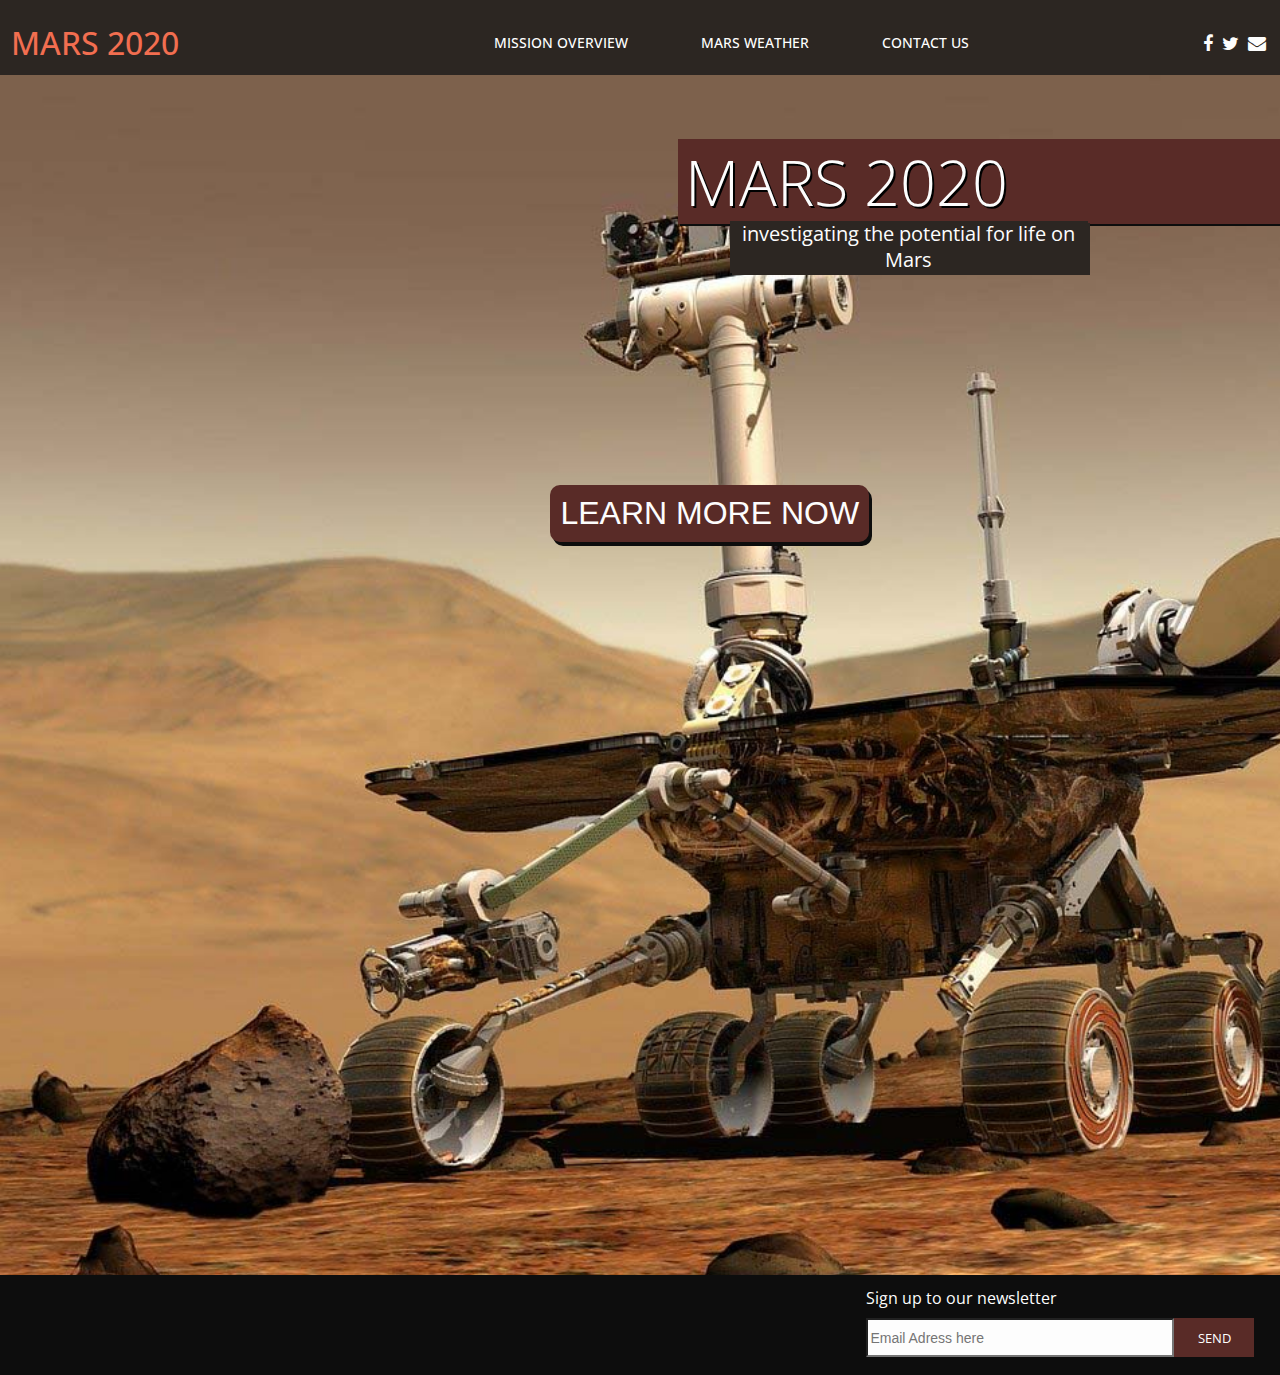
<file: index.html>
<!DOCTYPE html>
<html lang="en" dir="ltr">
  <head>
    <meta charset="utf-8">
    <meta name="viewport" content="width=device-width, initial-scale=1.0">
    <title>Mars 2020</title>
    <meta name="description" content="A microsite providing all relevant information about Nasa's upcoming Mars 2020 mission.">
    <link rel="stylesheet" href="https://cdnjs.cloudflare.com/ajax/libs/font-awesome/4.7.0/css/font-awesome.min.css">
    <link href="https://fonts.googleapis.com/css?family=Open+Sans&display=swap" rel="stylesheet">
    <link href="https://fonts.googleapis.com/css?family=Roboto&display=swap" rel="stylesheet">
    <link rel="stylesheet" href="/css/style.css">
  </head>
  <body>
    <div id="container">
      <header>
        <h1><a id="logoLink" href="index.html">MARS 2020</a></h1>
        <nav>
          <ul>
            <li class="dropdown">
              <a href="javascript:void(0)" class="dropbtn"><a href="overview.html">Mission Overview</a></a>
              <div class="dropdown-content">
                <a href="timeline.html">Mission Timeline</a>
              </div>
            </li>
            <li><a href="weather.html">Mars Weather</a></li>
            <li><a href="contact.html">Contact Us</a></li>
          </ul>
        </nav>
        <button aria-label="menu" class="burger">
          <i class="fa fa-bars"></i>
        </button>
        <div class="social">
          <a href="#" class="fa fa-facebook"></a>
          <a href="#" class="fa fa-twitter"></a>
          <a href="#" class="fa fa-envelope"></a>
        </div>
      </header>
      <main class="main">
        <h2 id="welcomeText">MARS 2020</h2>
        <p class="subText">investigating the potential for life on Mars</p>
        <button id="callToAction" type="button" name="button"><a href="overview.html">LEARN MORE NOW</a></button>
      </main>
      <div id="newMain"></div>
      <footer id="footer">
        <div class="socialMobile">
          <a href="#" class="fa fa-facebook"></a>
          <a href="#" class="fa fa-twitter"></a>
          <a href="#" class="fa fa-envelope"></a>
        </div>
        <div class="desktopFooter">
          <p class="newsletterP">Sign up to our newsletter</p>
          <label for="Email"></label>
            <input id="Email"type="text" name="email" placeholder="Email Adress here"><input type="button" value="SEND">
          </label>
        </div>
      </footer>
    </div>
    <script src="/js/script.js"></script>
  </body>
</html>
</file>
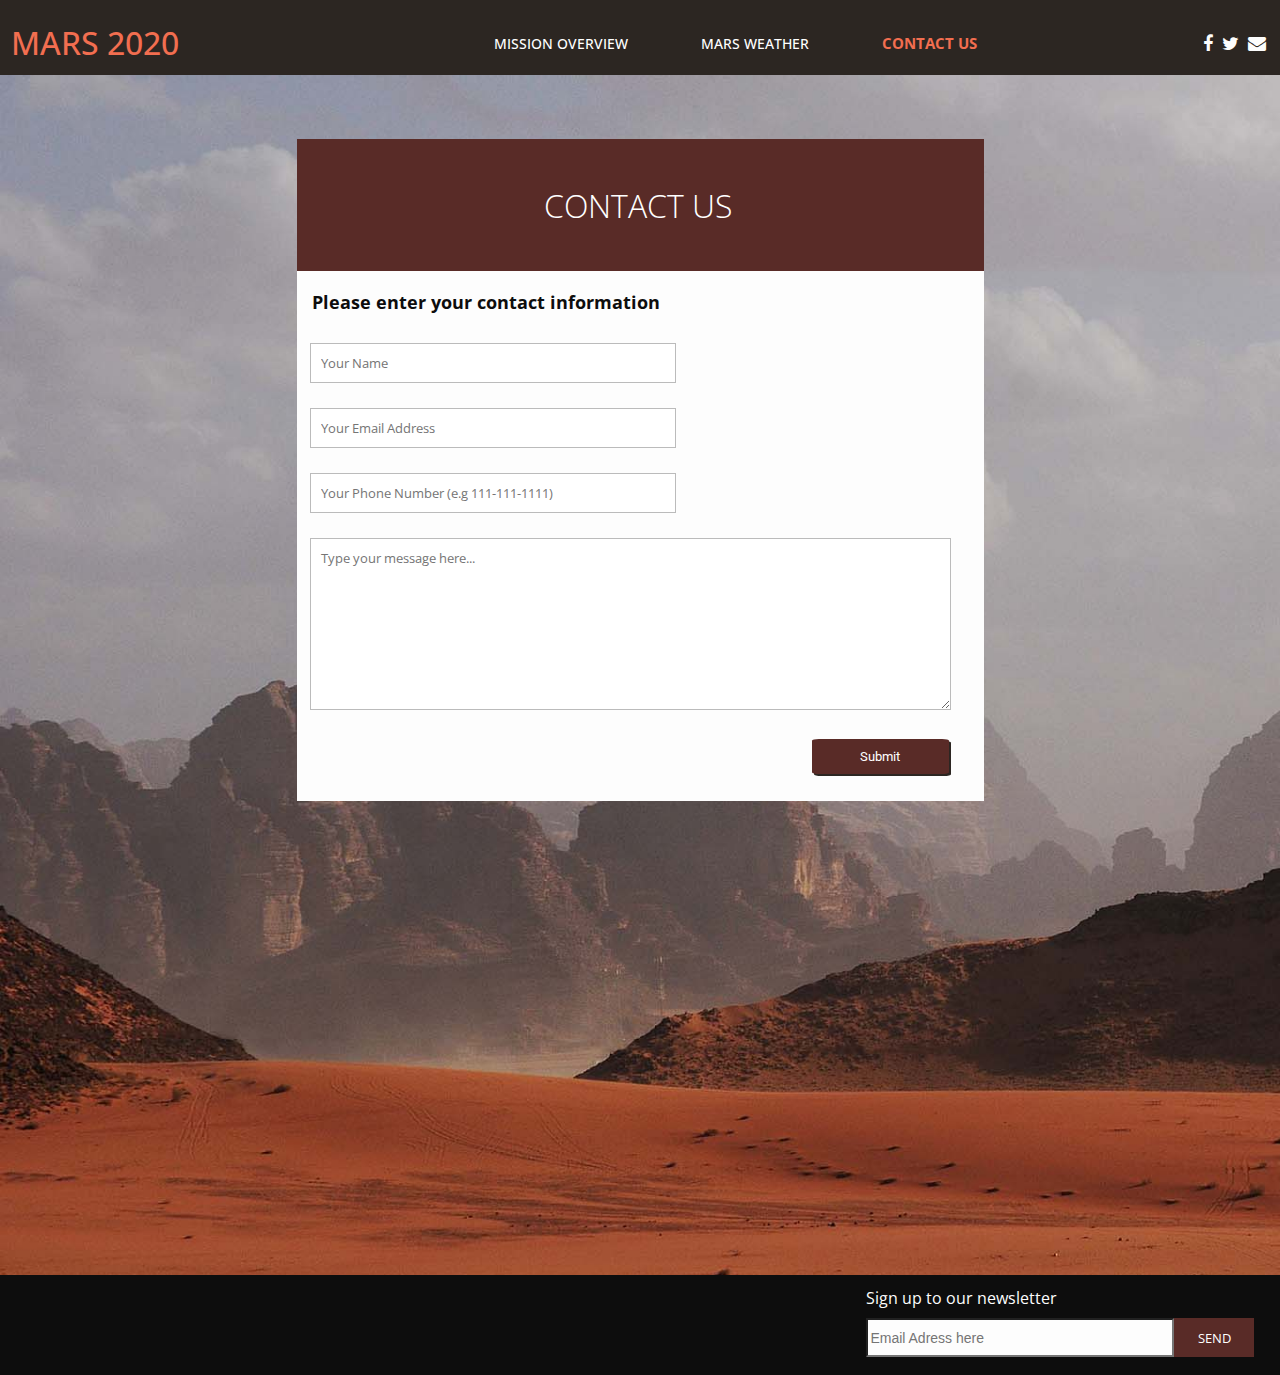
<file: contact.html>
<!DOCTYPE html>
<html class="navigationHTML" id="contactHTML" lang="en" dir="ltr">
  <head>
    <meta charset="utf-8">
    <meta name="viewport" content="width=device-width, initial-scale=1.0">
    <title>Mars 2020 | Contact Us</title>
    <meta name="description" content="Contact form for contacting us with questions regarding the Mars 2020 mission">
    <link rel="stylesheet" href="https://cdnjs.cloudflare.com/ajax/libs/font-awesome/4.7.0/css/font-awesome.min.css">
    <link href="https://fonts.googleapis.com/css?family=Open+Sans&display=swap" rel="stylesheet">
    <link href="https://fonts.googleapis.com/css?family=Roboto&display=swap" rel="stylesheet">
    <link rel="stylesheet" href="css/style.css">
  </head>
  <body>
    <div id="container">
      <header>
        <h1><a id="logoLink" href="index.html">MARS 2020</a></h1>
        <nav>
          <ul>
            <li class="dropdown">
              <a href="javascript:void(0)" class="dropbtn"><a href="overview.html">Mission Overview</a></a>
              <div class="dropdown-content">
                <a href="timeline.html">Mission Timeline</a>
              </div>
            </li>
            <li><a href="weather.html">Mars Weather</a></li>
            <li><a class="active" href="contact.html">Contact Us</a></li>
          </ul>
        </nav>
        <button aria-label="menu" class="burger">
          <i class="fa fa-bars"></i>
        </button>
        <div class="social">
          <a href="#" class="fa fa-facebook"></a>
          <a href="#" class="fa fa-twitter"></a>
          <a href="#" class="fa fa-envelope"></a>
        </div>
      </header>
      <main class="main" id="contactMain">
        <section id="contactBox">
          <div id="contactHeader">
            <h2 id="contactH2">CONTACT US</h2>
          </div>
          <form name="marsForm" id="marsForm" onsubmit="return formValitation()">
            <fieldset>
              <legend>
                <p id="formP">Please enter your contact information</p>
              </legend>
              <label for="Name"><input id="Name" placeholder="Your Name" type="text" name="Name"></label>
            </fieldset>
            <fieldset>
              <label for="Email"><input id="Email" placeholder="Your Email Address" type="text" name="email"></label>
            </fieldset>
            <fieldset>
              <label for="Number"><input id="Number" placeholder="Your Phone Number (e.g 111-111-1111)" type="tel" name="Number"></label>
            </fieldset>
            <fieldset>
              <label for="Textarea"><textarea id="Textarea" placeholder="Type your message here..." name="text"></textarea></label>
            </fieldset>
            <fieldset>
              <button type="submit" name="submit" id="submit">Submit</button>
            </fieldset>
          </form>
        </section>
      </main>
      <div id="newMain"></div>
      <footer id="footer">
        <div class="socialMobile">
          <a href="#" class="fa fa-facebook"></a>
          <a href="#" class="fa fa-twitter"></a>
          <a href="#" class="fa fa-envelope"></a>
        </div>
        <div class="desktopFooter">
          <p class="newsletterP">Sign up to our newsletter</p>
          <label for="Email"></label>
            <input type="text" name="email" placeholder="Email Adress here"><input type="button" value="SEND">
          </label>
        </div>
      </footer>
    </div>
    <script src="/js/script.js"></script>
    <script src="js/form.js"></script>
  </body>
</html>
</file>
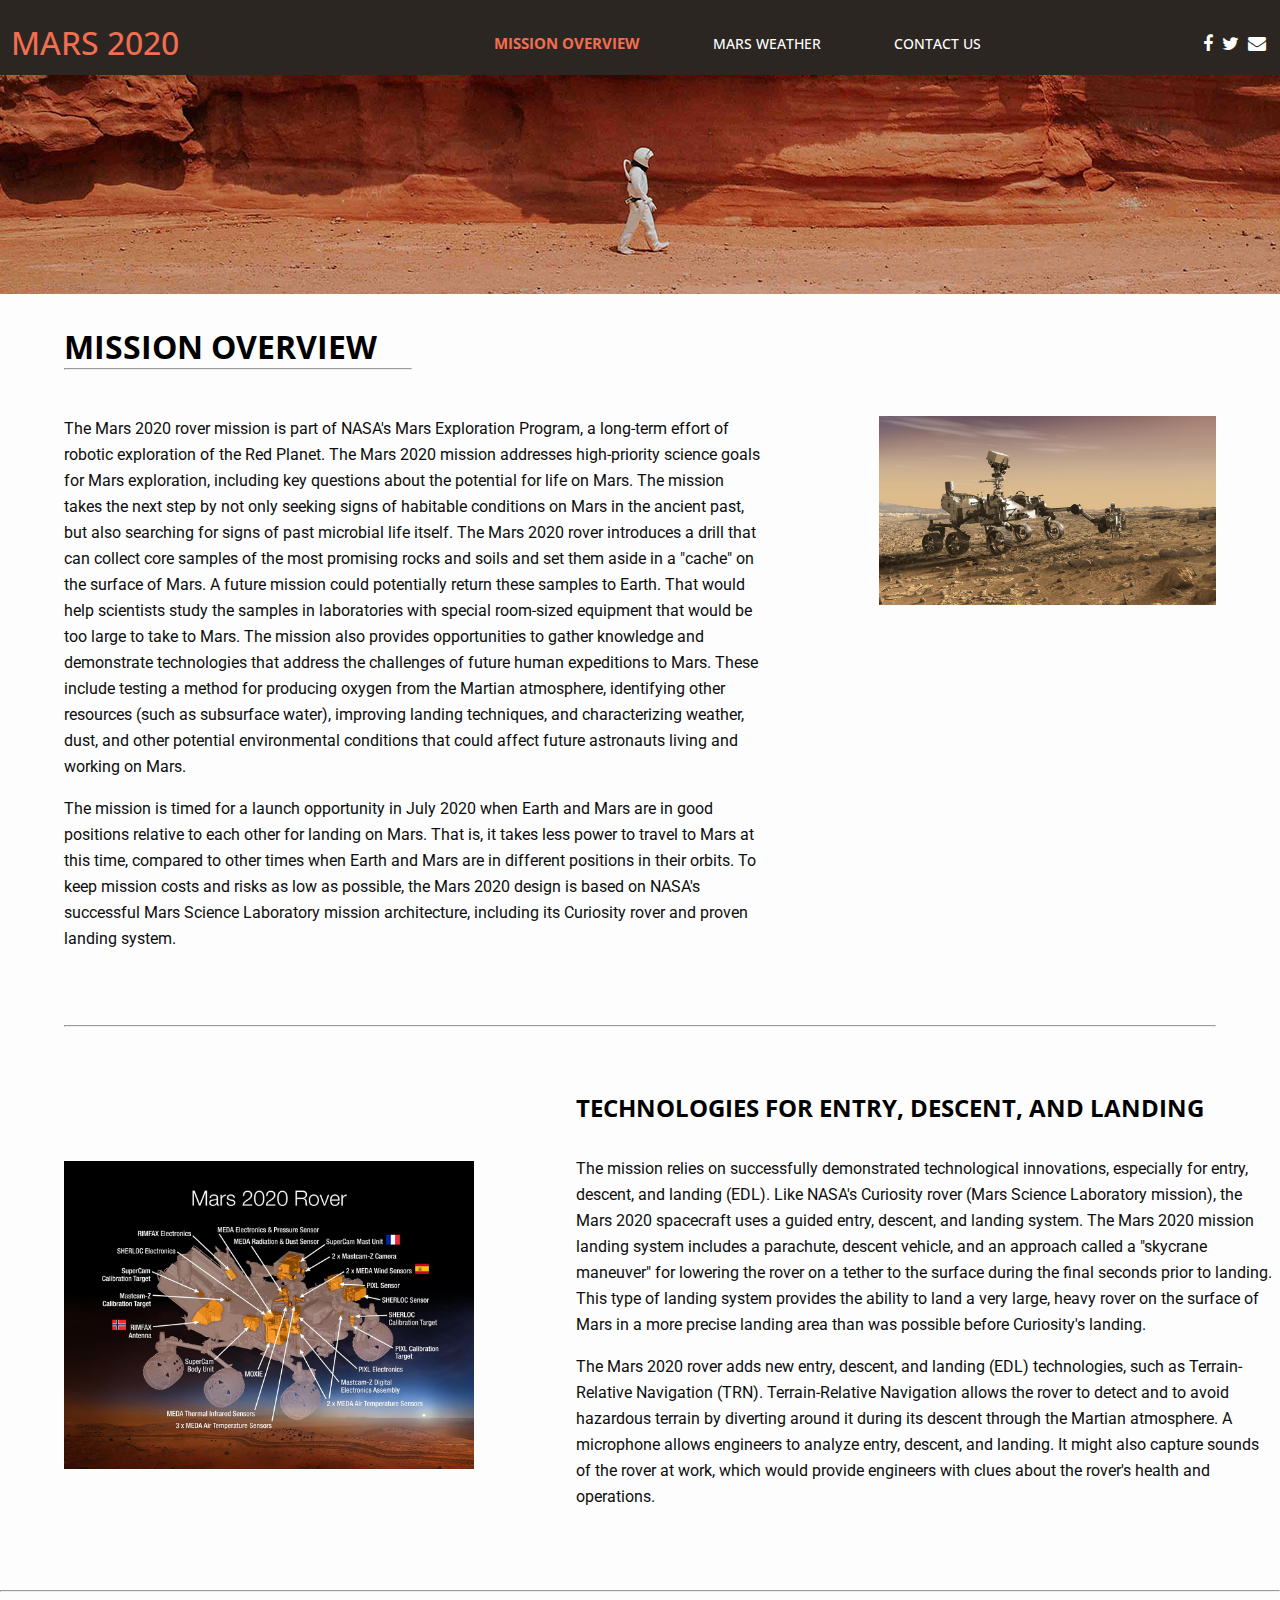
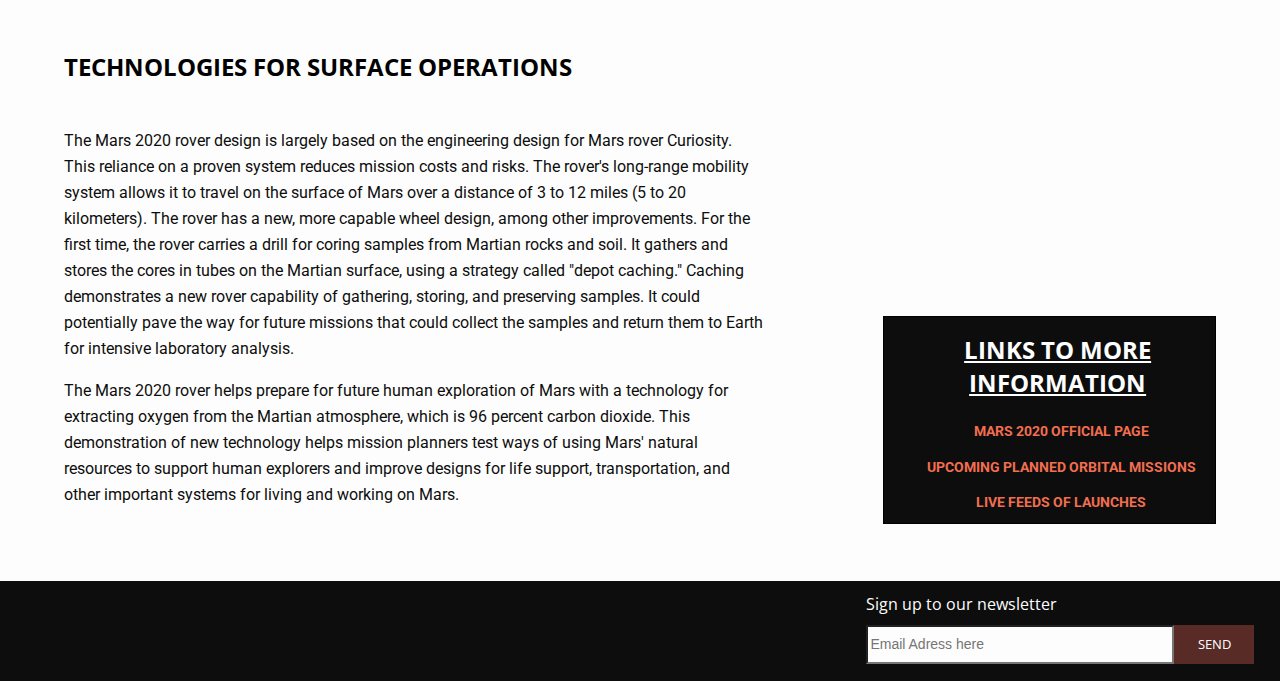
<file: overview.html>
<!DOCTYPE html>
<html lang="en" dir="ltr">
  <head>
    <meta charset="utf-8">
    <meta name="viewport" content="width=device-width, initial-scale=1.0">
    <title>Mars 2020 | Mission Overview</title>
    <meta name="description" content="The Mission Overview page for Mars 2020 mission. Here you can find the most important information, links to launches and images for this mission">
    <link rel="stylesheet" href="https://cdnjs.cloudflare.com/ajax/libs/font-awesome/4.7.0/css/font-awesome.min.css">
    <link href="https://fonts.googleapis.com/css?family=Open+Sans&display=swap" rel="stylesheet">
    <link href="https://fonts.googleapis.com/css?family=Roboto&display=swap" rel="stylesheet">
    <link rel="stylesheet" href="/css/pages.css">
  </head>
  <body>
    <div id="container">
      <header>
        <h1><a id="logoLink" href="index.html">MARS 2020</a></h1>
        <nav>
          <ul>
            <li class="dropdown">
              <a href="javascript:void(0)" class="dropbtn"><a class="active" href="overview.html">Mission Overview</a></a>
              <div class="dropdown-content">
                <a href="timeline.html">Mission Timeline</a>
              </div>
            </li>
            <li><a href="weather.html">Mars Weather</a></li>
            <li><a href="contact.html">Contact Us</a></li>
          </ul>
        </nav>
        <button aria-label="menu" class="burger">
          <i class="fa fa-bars"></i>
        </button>
        <div class="social">
          <a href="#" class="fa fa-facebook"></a>
          <a href="#" class="fa fa-twitter"></a>
          <a href="#" class="fa fa-envelope"></a>
        </div>
      </header>
      <main class="main">
        <div class="topImage">
          <img id="overviewBanner" src="/images/marsBanner.jpg" alt="Astronaut walking">
        </div>
        <div class="textBox1">
          <h2>MISSION OVERVIEW</h2>
          <hr class="h2Line">
          <div class="overviewContainer">
            <div class="textContainer">
              <p class="overviewP">The Mars 2020 rover mission is part of NASA's Mars Exploration Program,
                a long-term effort of robotic exploration of the Red Planet. The Mars 2020 mission addresses
                high-priority science goals for Mars exploration, including key questions about the potential
                for life on Mars. The mission takes the next step by not only seeking signs of habitable
                conditions on Mars in the ancient past, but also searching for signs of past microbial life
                itself. The Mars 2020 rover introduces a drill that can collect core samples of the most
                promising rocks and soils and set them aside in a "cache" on the surface of Mars.
                A future mission could potentially return these samples  to Earth.
                That would help scientists study the samples in laboratories with special room-sized
                equipment that would be too large to take to Mars. The mission also provides opportunities
                to gather knowledge and demonstrate technologies that address the challenges of future human
                expeditions to Mars. These include testing a method for producing oxygen from the Martian
                atmosphere, identifying other resources (such as subsurface water), improving landing
                techniques, and characterizing weather, dust, and other potential environmental conditions
                that could affect future astronauts living and working on Mars.</p>
              <p class="overviewP2">The mission is timed for a launch opportunity in July 2020 when Earth and Mars are in good
                positions relative to each other for landing on Mars. That is, it takes less power to travel
                to Mars at this time, compared to other times when Earth and Mars are in different positions
                in their orbits. To keep mission costs and risks as low as possible, the Mars 2020 design is
                based on NASA's successful Mars Science Laboratory mission architecture, including its Curiosity
                rover and proven landing system.</p>
            </div>
            <div class="imageBox">
              <img id="overviewImg" src="/images/overview.jpg" alt="Mars rover vehicle">
            </div>
          </div>
          <hr class="overviewHr">
        </div>
        <div class="textBox2">
          <h3 id="overviewH3">Technologies for Entry, Descent, and Landing</h3>
          <div class="overviewContainer">
            <div class="imageBox2">
              <img id="overviewImg2" src="/images/roverInfo.jpg" alt="Mars rover vehicle">
            </div>
            <div class="textContainer">
              <p class="overviewP3">The mission relies on successfully demonstrated technological innovations,
                 especially for entry, descent, and landing (EDL). Like NASA's Curiosity rover
                 (Mars Science Laboratory mission), the Mars 2020 spacecraft uses a guided entry, descent,
                 and landing system. The Mars 2020 mission landing system includes a parachute, descent
                 vehicle, and an approach called a "skycrane maneuver" for lowering the rover on a tether to
                 the surface during the final seconds prior to landing. This type of landing system provides
                 the ability to land a very large, heavy rover on the surface of Mars in a more precise
                 landing area than was possible before Curiosity's landing.</p>

              <p class="overviewP3">The Mars 2020 rover adds new entry, descent, and landing (EDL) technologies,
                 such as Terrain-Relative Navigation
                 (TRN). Terrain-Relative Navigation allows the rover to detect and to avoid hazardous
                 terrain by diverting around it during its descent through the Martian atmosphere.
                 A microphone allows engineers to analyze entry, descent, and landing. It might also capture
                 sounds of the rover at work, which would provide engineers with clues about the rover's
                 health and operations.</p>
            </div>
          </div>
        </div>
        <hr class="overviewHr">
        <div class="textBox1">
          <h3 id="overviewH3Last">Technologies for Surface Operations</h3>
          <div class="overviewContainer">
            <div class="textContainer">
              <p class="overviewP4">The Mars 2020 rover design is largely based on the engineering design
                for Mars rover Curiosity. This reliance on a proven system reduces mission costs and risks.
                The rover's long-range mobility system allows it to travel on the surface of Mars over a
                distance of 3 to 12 miles (5 to 20 kilometers). The rover has a new, more capable wheel
                design, among other improvements. For the first time, the rover carries a drill for coring
                samples from Martian rocks and soil. It gathers and stores the cores in tubes on the Martian
                surface, using a strategy called "depot caching." Caching demonstrates a new rover capability
                of gathering, storing, and preserving samples. It could potentially pave the way for future
                missions that could collect the samples and return them to Earth for intensive laboratory
                analysis.</p>
              <p class="overviewP4">The Mars 2020 rover helps prepare for future human exploration of Mars with a technology for
                extracting oxygen from the Martian atmosphere, which is 96 percent carbon dioxide.
                This demonstration of new technology helps mission planners test ways of using Mars'
                natural resources to support human explorers and improve designs for life support,
                transportation, and other important systems for living and working on Mars.</p>
            </div>
            <div class="imageBox2">
              <div id="overviewInfo">
                <h3>LINKS TO MORE INFORMATION</h3>
                <ul>
                  <li><a href="https://mars.nasa.gov/mars2020/">Mars 2020 Official Page</a></li>
                  <li><a href="https://spaceflightnow.com/launch-schedule/">Upcoming planned orbital missions </a></li>
                  <li><a href="https://www.nasa.gov/nasalive">Live feeds of launches</a></li>
                </ul>
              </div>
            </div>
          </div>
        </div>
      </main>
      <div id="newMain"></div>
      <footer id="footer">
        <div class="socialMobile">
          <a href="#" class="fa fa-facebook"></a>
          <a href="#" class="fa fa-twitter"></a>
          <a href="#" class="fa fa-envelope"></a>
        </div>
        <div class="desktopFooter">
          <p class="newsletterP">Sign up to our newsletter</p>
          <label for="Email"></label>
            <input type="text" name="email" placeholder="Email Adress here"><input type="button" value="SEND">
          </label>
        </div>
      </footer>
    </div>
    <script src="/js/script.js"></script>
  </body>
</html>
</file>
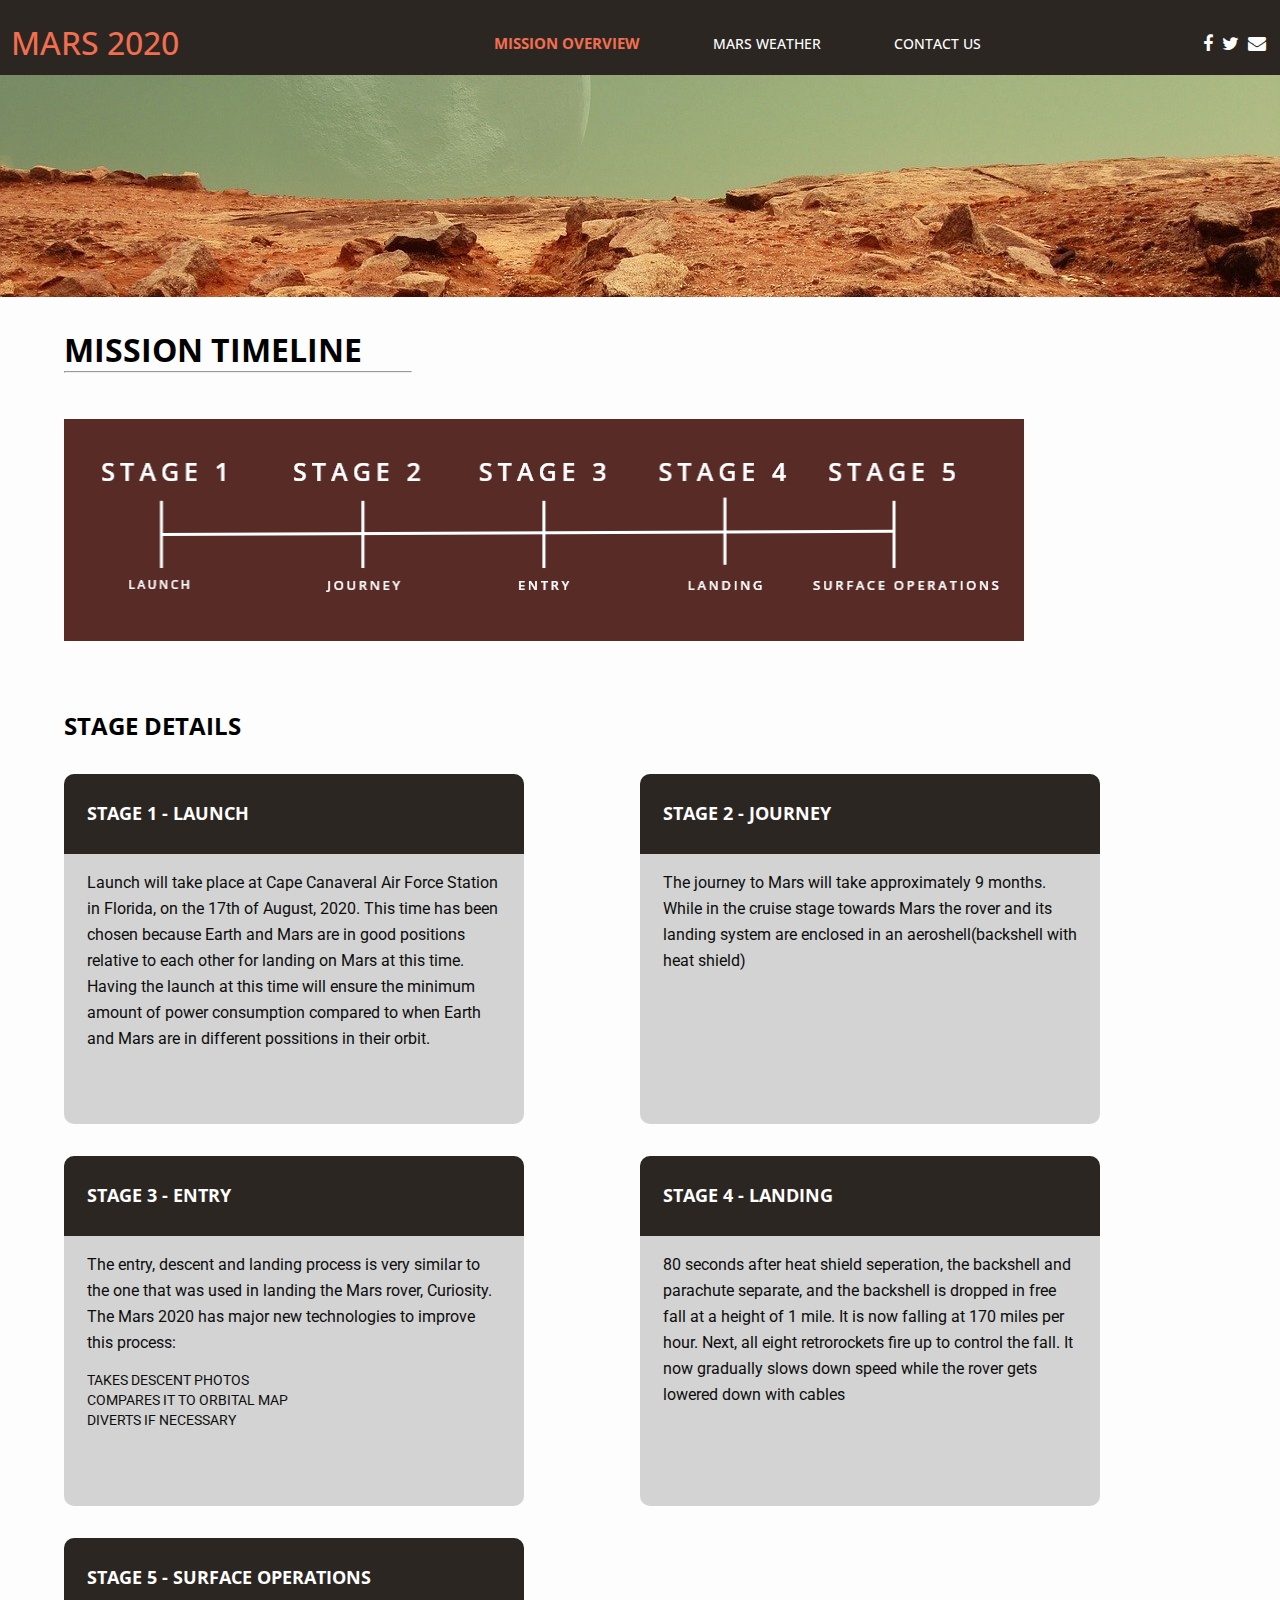
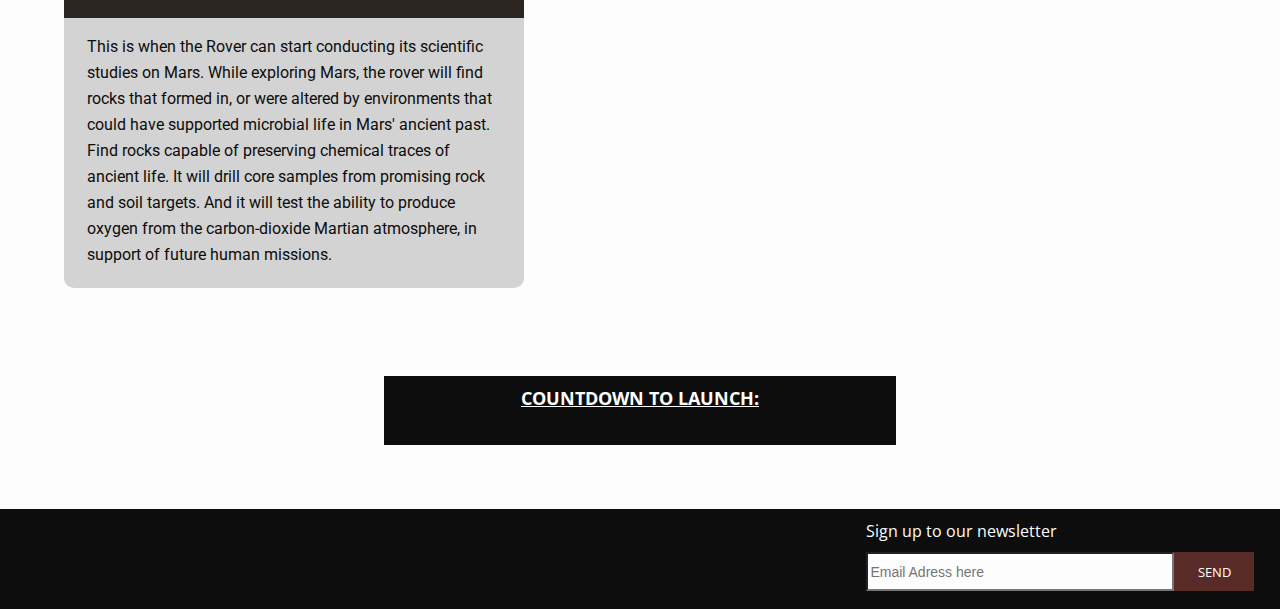
<file: timeline.html>
<!DOCTYPE html>
<html lang="en" dir="ltr">
  <head>
    <meta charset="utf-8">
    <meta name="viewport" content="width=device-width, initial-scale=1.0">
    <title>Mars 2020 | Mission Timeline</title>
    <meta name="description" content="Timeline and detailed description of all stages for Mars 2020 mission">
    <link rel="stylesheet" href="https://cdnjs.cloudflare.com/ajax/libs/font-awesome/4.7.0/css/font-awesome.min.css">
    <link href="https://fonts.googleapis.com/css?family=Open+Sans&display=swap" rel="stylesheet">
    <link href="https://fonts.googleapis.com/css?family=Roboto&display=swap" rel="stylesheet">
    <link rel="stylesheet" href="/css/pages.css">
  </head>
  <body>
    <div id="container">
      <header>
        <h1><a id="logoLink" href="index.html">MARS 2020</a></h1>
        <nav>
          <ul>
            <li class="dropdown">
              <a href="javascript:void(0)" class="dropbtn"><a class="active" href="overview.html">Mission Overview</a></a>
              <div class="dropdown-content">
                <a href="timeline.html">Mission Timeline</a>
              </div>
            </li>
            <li><a href="weather.html">Mars Weather</a></li>
            <li><a href="contact.html">Contact Us</a></li>
          </ul>
        </nav>
        <button aria-label="menu" class="burger">
          <i class="fa fa-bars"></i>
        </button>
        <div class="social">
          <a href="#" class="fa fa-facebook"></a>
          <a href="#" class="fa fa-twitter"></a>
          <a href="#" class="fa fa-envelope"></a>
        </div>
      </header>
      <main class="main" id="mainTimeline">
        <div class="topImage">
          <img id="overviewBanner" src="/images/timeline.jpg" alt="Picture of mars surface">
        </div>
        <div class="textBox1">
          <h2>MISSION TIMELINE</h2>
          <hr class="h2Line">
        </div>
        <section class="timelineImg">
          <img id="timelineImg" src="/images/stages.png" alt="Illustration of mission timeline">
        </section>
        <h3>STAGE DETAILS</h3>
        <section id="stagesGrid">
          <div class="stagesBox1 stagesBox">
            <h4 class="stagesH4">STAGE 1 - LAUNCH</h4>
            <div class="stagesText">
              <p>Launch will take place at Cape Canaveral Air Force Station in Florida, on the 17th of August, 2020.
                 This time has been chosen because Earth and Mars are in good positions relative to each other
                 for landing on Mars at this time. Having the launch at this time will ensure the minimum amount
                 of power consumption compared to when Earth and Mars are in different possitions in their orbit.
              </p>
            </div>
          </div>
          <div class="stagesBox2 stagesBox">
            <h4 class="stagesH4">STAGE 2 - JOURNEY</h4>
            <div class="stagesText">
              <p>The journey to Mars will take approximately 9 months. While in the cruise stage towards Mars
                 the rover and its landing system are enclosed in an aeroshell(backshell with heat shield)</p>
            </div>
          </div>
          <div class="stagesBox3 stagesBox">
            <h4 class="stagesH4">STAGE 3 - ENTRY</h4>
            <div class="stagesText">
              <p>The entry, descent and landing process is very similar to the one that was used in landing
                 the Mars rover, Curiosity. The Mars 2020 has major new technologies to improve this process:
              </p>
              <ol>
                <li>Takes descent photos</li>
                <li>Compares it to orbital map</li>
                <li>Diverts if necessary</li>
              </ol>
            </div>
          </div>
          <div class="stagesBox4 stagesBox">
            <h4 class="stagesH4">STAGE 4 - LANDING</h4>
            <div class="stagesText">
              <p>80 seconds after heat shield seperation, the backshell and parachute separate, and the
                 backshell is dropped in free fall at a height of 1 mile. It is now falling at 170 miles per hour.
                 Next, all eight retrorockets fire up to control the fall. It now gradually slows down speed
                 while the rover gets lowered down with cables</p>
            </div>
          </div>
          <div class="stagesBox5 stagesBox">
            <h4 class="stagesH4">STAGE 5 - SURFACE OPERATIONS</h4>
            <div class="stagesText">
              <p>This is when the Rover can start conducting its scientific studies on Mars.
                 While exploring Mars, the rover will find rocks that formed in, or were altered by environments
                 that could have supported microbial life in Mars' ancient past.
                 Find rocks capable of preserving chemical traces of ancient life. It will drill core samples
                 from promising rock and soil targets. And it will test the ability to produce oxygen
                 from the carbon-dioxide Martian atmosphere, in support of future human missions.</p>
            </div>
          </div>
        </section>
        <section id="countdownSection">
          <h4 id="countdownH4">Countdown to launch: </h4>
          <div class="countdownTimer">
            <p class="timerP"></p>
          </div>
        </section>
      </main>
      <div id="newMain"></div>
      <footer id="footer">
        <div class="socialMobile">
          <a href="#" class="fa fa-facebook"></a>
          <a href="#" class="fa fa-twitter"></a>
          <a href="#" class="fa fa-envelope"></a>
        </div>
        <div class="desktopFooter">
          <p class="newsletterP">Sign up to our newsletter</p>
          <label for="Email"></label>
            <input type="text" name="email" placeholder="Email Adress here"><input type="button" value="SEND">
          </label>
        </div>
      </footer>
    </div>
    <script src="/js/script.js"></script>
    <script src="/js/countdown.js"></script>
  </body>
</html>
</file>
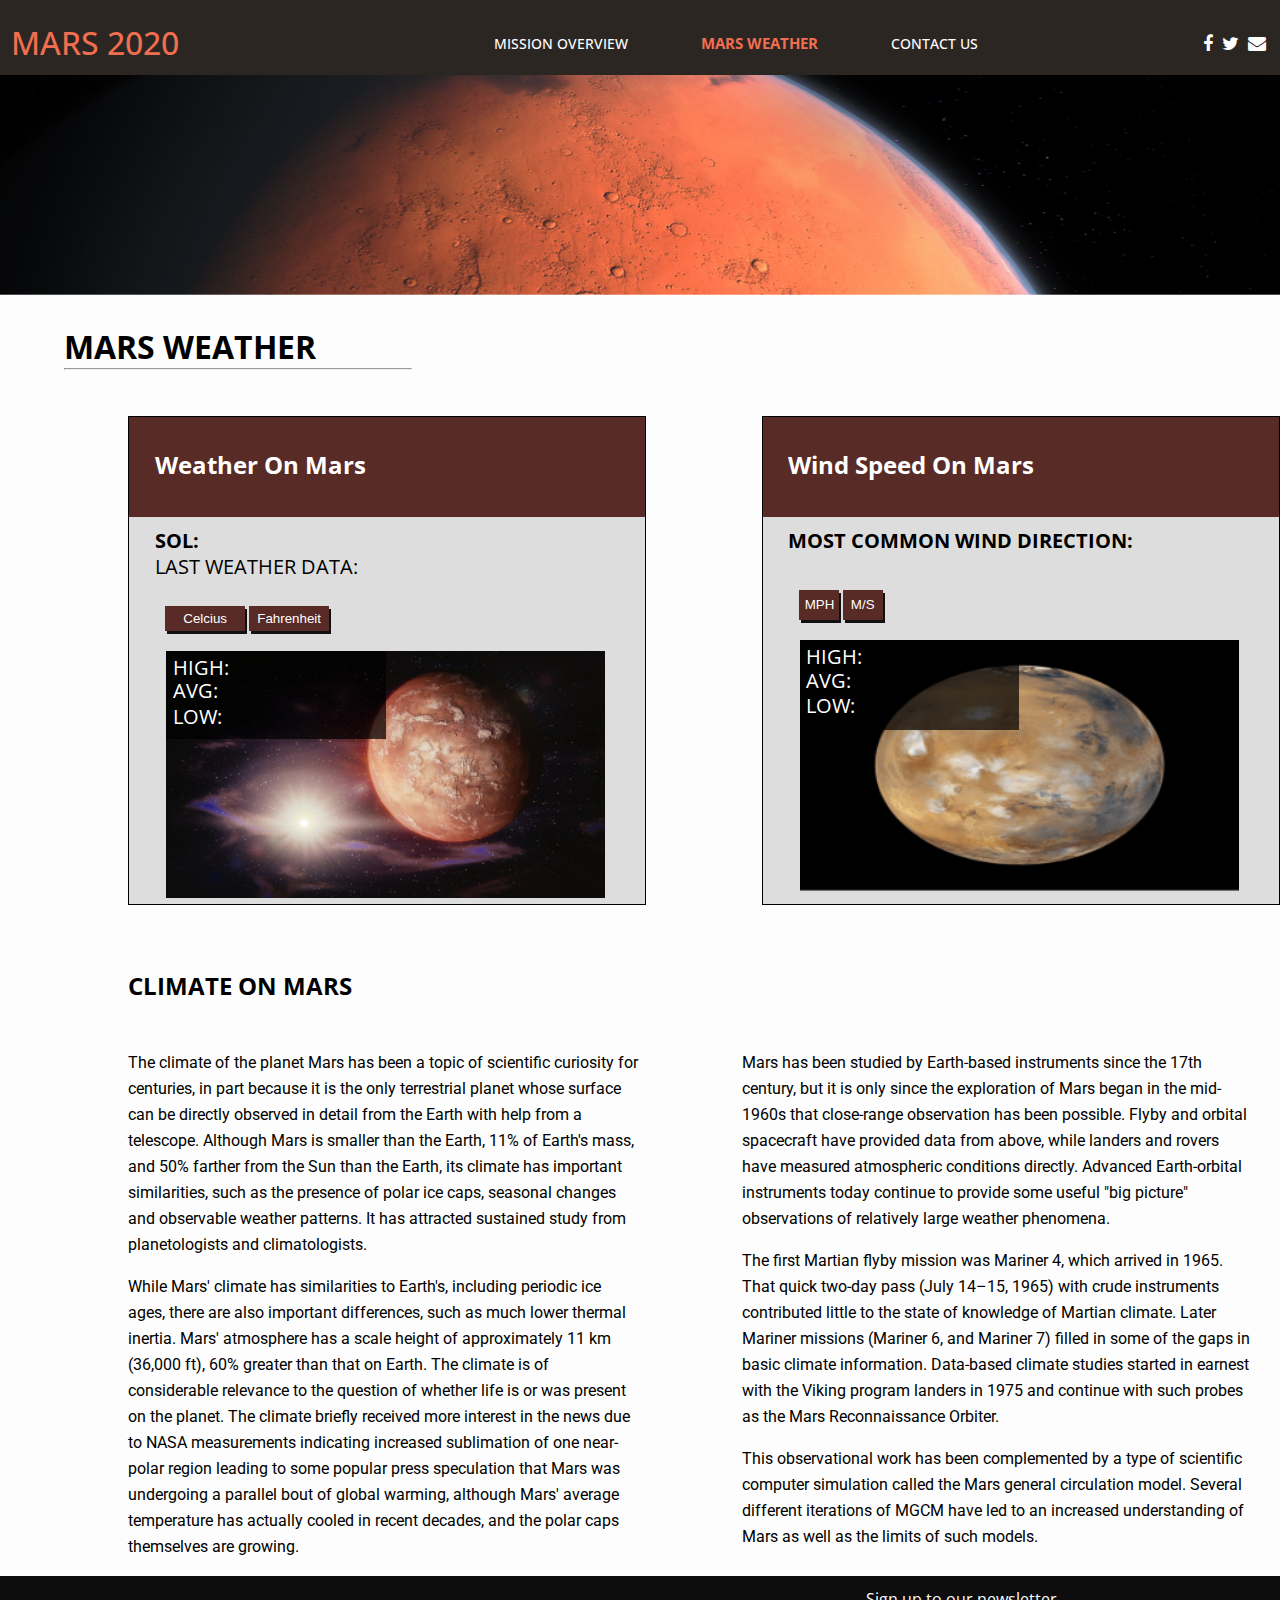
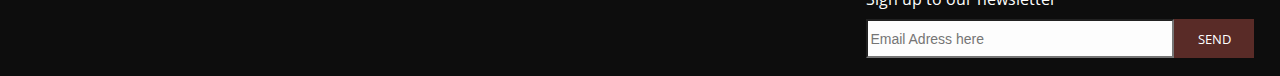
<file: weather.html>
<!DOCTYPE html>
<html lang="en" dir="ltr">
  <head>
    <meta charset="utf-8">
    <meta name="viewport" content="width=device-width, initial-scale=1.0">
    <title>Mars 2020 | Mars Weather</title>
    <meta name="description" content="Updated weather forecast for Mars and current wind speeds.
                                      Detailed information about the overall climate on mars">
    <link rel="stylesheet" href="https://cdnjs.cloudflare.com/ajax/libs/font-awesome/4.7.0/css/font-awesome.min.css">
    <link href="https://fonts.googleapis.com/css?family=Open+Sans&display=swap" rel="stylesheet">
    <link href="https://fonts.googleapis.com/css?family=Roboto&display=swap" rel="stylesheet">
    <link rel="stylesheet" href="/css/pages.css">
  </head>
  <body>
    <div id="container">
      <header>
        <h1><a id="logoLink" href="index.html">MARS 2020</a></h1>
        <nav>
          <ul>
            <li class="dropdown">
              <a href="javascript:void(0)" class="dropbtn"><a href="overview.html">Mission Overview</a></a>
              <div class="dropdown-content">
                <a href="timeline.html">Mission Timeline</a>
              </div>
            </li>
            <li><a class="active" href="weather.html">Mars Weather</a></li>
            <li><a href="contact.html">Contact Us</a></li>
          </ul>
        </nav>
        <button aria-label="menu" class="burger">
          <i class="fa fa-bars"></i>
        </button>
        <div class="social">
          <a href="#" class="fa fa-facebook"></a>
          <a href="#" class="fa fa-twitter"></a>
          <a href="#" class="fa fa-envelope"></a>
        </div>
      </header>
      <main id="mainWeather" class="main">
        <div class="topImage">
          <img id="weatherBanner" src="/images/marsWeather.jpg" alt="Picture of mars surface">
        </div>
        <div class="textBox1">
          <h2>MARS WEATHER</h2>
          <hr class="h2Line">
        </div>
        <section id="weatherBoxes">
          <div class="weatherbox weatherBox1">
            <div class="weatherBoxH3">
              <h3 class="weatherH3">Weather On Mars</h3>
            </div>
              <p class="weatherP">Sol: <span id="currentSol"></span></p>
              <p class="weatherP">Last weather data: <span id="currentDay"></span></p>
              <button id="celcius" class="tempChoice" type="button" name="button">Celcius</button>
              <button id="fahrenheit" class="tempChoice" type="button" name="button">Fahrenheit</button>
              <div class="thumbContainer">
                <div class="weatherResults"></div>
                <p class="thumbPhigh">HIGH: <span id="high"></span></p></p>
                <p class="thumbPavg">AVG: <span id="avg"></span></p></p>
                <p class="thumbPlow">LOW: <span id="low"></span></p></p>
                <img id="weatherToday" class="weatherThumb" src="/images/currentWeather.png" alt="Picture of a planet, with a bright star in background">
              </div>
          </div>
          <div class="weatherbox weatherBox2">
            <div class="weatherBoxH3">
              <h3 class="weatherH3">Wind Speed On Mars</h3>
            </div>
              <p class="weatherP">Most common wind direction:<br><span id="currentWind"></span></p>
              <button id="buttonMph" class="speedChoice" type="button" name="button">MPH</button>
              <button id="buttonKmh" class="speedChoice" type="button" name="button">M/S</button>
              <div class="thumbContainer">
                <div class="weatherResults"></div>
                <p class="thumbPhigh">HIGH: <span id="highWind"></span></p></p>
                <p class="thumbPavg">AVG: <span id="avgWind"></span></p></p>
                <p class="thumbPlow">LOW: <span id="lowWind"></span></p></p>
                <img id="windImg" class="weatherThumb" src="/images/currentWeather2.png" alt="Picture of a planet, with pitch black space around">
              </div>
          </div>
        </section>
        <h4 id="weatherH4">Climate on Mars</h4>
        <section id="weatherParagraph">
          <div class="weatherSection1">
            <p>The climate of the planet Mars has been a topic of scientific curiosity for centuries, in part
                because it is the only terrestrial planet whose surface can be directly observed in detail from the
                Earth with help from a telescope.
                Although Mars is smaller than the Earth, 11% of Earth's mass, and 50% farther from the Sun than
                the Earth, its climate has important similarities, such as the presence of polar ice caps,
                seasonal changes and observable weather patterns. It has attracted sustained study from
                planetologists and climatologists.</p>
            <p> While Mars' climate has similarities to Earth's,
                including periodic ice ages, there are also important differences, such as much lower thermal
                inertia. Mars' atmosphere has a scale height of approximately 11 km (36,000 ft),
                60% greater than that on Earth.
                The climate is of considerable relevance to the question of whether life is or was present on
                the planet. The climate briefly received more interest in the news due to NASA measurements
                indicating increased sublimation of one near-polar region leading to some popular press
                speculation that Mars was undergoing a parallel bout of global warming, although Mars' average
                temperature has actually cooled in recent decades, and the polar caps themselves are growing.</p>
          </div>

          <div class="weatherSection1">
            <p> Mars has been studied by Earth-based instruments since the 17th century, but it is only since
              the exploration of Mars began in the mid-1960s that close-range observation has been possible.
              Flyby and orbital spacecraft have provided data from above, while landers and rovers have
              measured atmospheric conditions directly. Advanced Earth-orbital instruments today continue to
              provide some useful "big picture" observations of relatively large weather phenomena.</p>

              <p> The first Martian flyby mission was Mariner 4, which arrived in 1965.
              That quick two-day pass (July 14–15, 1965) with crude instruments contributed little to the
              state of knowledge of Martian climate. Later Mariner missions (Mariner 6, and Mariner 7) filled
              in some of the gaps in basic climate information.
              Data-based climate studies started in earnest with the Viking program landers in 1975 and
              continue with such probes as the Mars Reconnaissance Orbiter.</p>

              <p> This observational work has been complemented by a type of scientific computer simulation
              called the Mars general circulation model. Several different iterations of MGCM have led to
              an increased understanding of Mars as well as the limits of such models.</p>
          </div>
        </section>
      </main>
      <div id="newMain"></div>
      <footer id="footer">
        <div class="socialMobile">
          <a href="#" class="fa fa-facebook"></a>
          <a href="#" class="fa fa-twitter"></a>
          <a href="#" class="fa fa-envelope"></a>
        </div>
        <div class="desktopFooter">
          <p class="newsletterP">Sign up to our newsletter</p>
          <label for="Email"></label>
            <input type="text" name="email" placeholder="Email Adress here"><input type="button" value="SEND">
          </label>
        </div>
      </footer>
    </div>
    <script src="/js/script.js"></script>
    <script src="/js/weather.js"></script>
  </body>
</html>
</file>
<file: css/style.css>
html {
  margin: 0;
  padding: 0;
  background: black;
  background-image: url(/images/marsRover2.jpg);
  background-repeat: no-repeat;
  background-size: cover;
}

body {
  margin: 0;
  padding: 0;
}

#container {
  display:-ms-grid;
  display: grid;
  grid-template-areas: "header"
                       "main"
                       "footer";
}

header {
  grid-area: header;
  height: 75px;
  display: grid;
  grid-template-rows: 100%;
  grid-template-columns: 17.3% 75.3% 7.3%;
  background: #2c2622;
  color: white;
  font-family: 'Open Sans', sans-serif;
}

main {
  grid-area: main;
  height: 1200px;
}

#callToAction {
  font-size: 32px;
  border: none;
  padding: 10px;
  margin-left: 43%;
  margin-top: 15%;
  background: #592b27;
  box-shadow: 3px 4px #0d0d0d;
  color: #fdfdfd;
  cursor: pointer;
  border-radius: 10px;
}

#callToAction:hover {
  background: darkgreen;
}

#callToAction a {
  text-decoration: none;
  color: #fdfdfd;
}

#callToAction a:hover {
  font-size: 1.1em;
  transition: 1s;
}

h1 {
  width: 100%;
  margin-left: 5%;
  color: #F26E50;
}

p {
  font-family: 'Open Sans', sans-serif;
  color: #fdfdfd;
  line-height: 26px;
}


/* Navigation */
nav {
  width: 100%;
}

li:first-of-type {
  margin-left: 20%;
}

li:first-of-type:hover {
  color: orange;
}

li {
  list-style: none;
  display: inline-block;
  font-size: 14px;
  text-transform: uppercase;
  margin-left: 4%;
  margin-top: 1%;
}

a {
  cursor: pointer;
  font-weight: 500;
}

a:hover {
  color: #f26e50;
  font-size: 1.1em;
  transition: 1s;
}

.active {
  color: #f26e50;
  font-size: 1.1em;
  font-weight: bold;
}

button.burger {
  background: #2c2622;
  border: none;
}

.burger .fa {
  margin-top: 12%;
}


/*Dropdown Menu*/
li a, .dropbtn {
  display: inline-block;
  color: white;
  text-align: center;
  padding: 8.24px 16px;
  text-decoration: none;
}

li a:hover, .dropdown:hover .dropbtn {
  background-color: #2c2622;
}

li.dropdown {
  display: inline-block;
}

.dropdown-content {
  display: none;
  position: absolute;
  background-color: #2c2622;
  min-width: 160px;
  box-shadow: 0px 2px 8px 0px #2c2622;
  z-index: 1;
  left: 35.7%;
}

.dropdown-content a {
  color: white;
  padding: 12px 16px;
  text-decoration: none;
  display: block;
  text-align: left;
}

.dropdown-content a:hover {background-color: #f26e50;}

.dropdown:hover .dropdown-content {
  display: block;
}


/*Social Media and Mail icons */
.social {
  margin: 0 auto;
}

.socialMobile {
  display: none;
}

.fa {
  font-size: 18px;
  text-decoration: none;
  color: #fdfdfd;
  margin-top: 35px;
  margin-left: 5px;
}


/* FRONTPAGE */
#welcomeText {
  background: #592b27;
  margin-left: 53%;
  margin-top: 5%;
  margin-bottom: 0;
  padding-left: 0.5%;
  font-size: 63px;
  color: #fdfdfd;
  font-family: 'Open Sans', sans-serif;
  font-weight: 300;
  text-shadow: 2px 2px black;
  box-shadow: 2px 2px #0d0d0d;
}

.subText {
  margin-left: 57%;
  margin-top: -0.2%;
  font-size: 20px;
  background: #2c2622;
  width: 28%;
  text-align: center;
  box-shadow: 2px 2px #2c2622;
}


/*Contact Form styles*/
#contactHTML {
  margin: 0;
  padding: 0;
  background: #0d0d0d;
  background-image: url(../images/mars1.jpg);
  background-repeat: no-repeat;
  background-size: cover;
}

#contactBox {
  width: 687px;
  height: 662px;
  background: #fdfdfd;
  margin: 0 auto;
  margin-top: 5%;
}

#contactHeader {
  background: #592B27;
  width: 100%;
  height: 20%;
}

#contactH2 {
  padding-left: 36%;
  padding-top: 6.5%;
  color: white;
  font-family: 'Open Sans', sans-serif;
  font-size: 32px;
  font-weight: 300;
}

#formP {
  color: #0d0d0d;
  font-size: 18px;
  font-weight: bold;
}

#logoLink {
  text-decoration: none;
  color: #F26E50;
}

#logoLink:hover {
  transition: 0;
  font-size: 1em;
}

fieldset {
  border: none;
  margin: 0 0 10px;
  padding: 0;
  padding-top: 10px;
  margin-left: 2%;
  width: 100%;
}

#marsForm {
  background: #fdfdfd;
}

#marsForm input[type="text"],
#marsForm input[type="tel"],
#marsForm input[type="email"],
#marsForm textarea {
  width: 50%;
  border: 1px solid #bbb;
  margin: 0 0 5px;
  padding: 10px;
  font-family: 'Open Sans', sans-serif;
}
#marsForm textarea {
  height: 150px;
  width: 90%;
  max-width: 100%;
}
#marsForm button[type="submit"] {
  font-family: 'Roboto', sans-serif;
  padding: 10px;
  width: 20%;
  background: #592b27;
  color: white;
  font-weight: 400;
  border: none;
  margin-left: 73%;
  box-shadow: 2px 2px #2c2622;
  border: none;
  border-radius: 5%;
}
#marsForm button[type="submit"]:hover {
  background: darkgreen;
  color: white;
  text-transform: uppercase;
  font-weight: 400;
  cursor: pointer;
  font-size: 1em;
  transition: 1s;
}


.burger {
  display: none;
}


/*Footer*/
footer {
  grid-area: footer;
  height: 100px;
  background: #0d0d0d;
  color: #fdfdfd;
}

.desktopFooter {
  display: block;
  position: absolute;
  right: 2%;
}

.newsletterP {
  font-size: 16px;
  margin-top: 2.5%;
  margin-bottom: 2%;
}

footer input[type="button"] {
  font-family: 'Open Sans', sans-serif;
  height: 39px;
  width: 80px;
  margin-top: 0px;
  border: none;
  color: white;
  background: #592b27;
  cursor: pointer;
}

footer input[type="button"]:hover {
  background: darkgreen;
  font-size: 1em;
  transition: 1s;
  text-transform: uppercase;
}

footer input[type="text"] {
  height: 33px;
  width: 300px;
  margin-top: 0px;
  font-size: 14px;
  background: #fdfdfd;
}


/* TABLET STYLES */

@media screen and (max-width: 980px) {
  header {
    height: 100px;
  }

  #container {
    width: 100%;
    max-width: 980px;
  }

  #newMain {
    display: none;
  }

  .main {
    height: 1100px;
  }

  #callToAction {
    margin-left: 30%;
    margin-top: 15%;
  }

  h1 {
    margin-top: 5%;
    margin-left: 0;
    text-align: center;
  }

  h2#welcomeText {
    margin-left: 6%;
    margin-top: 30%;
  }

  .subText {
    margin-left: 6%;
    width: 70%;
  }

  .social {
    display: none;
  }

.burger {
  display: block;
}

ul {
  display: none;
}


/* Burger Div */
.burgerDiv {
  width: 100%;
  background: #592B27;
  display: grid;
  grid-template-columns: 100%;
  grid-template-rows: 22% 22% 22% 22%;
  font-family: 'Open Sans', sans-serif;
}

div.burgerLinks a {
  width: 100%;
  font-size: 32px;
  color: white;
  padding-top: 7%;
  margin-left: 33%;
  text-align: center;
}

.linkHr {
  width: 100%;
  margin-top: 15.3%;
}

.linkH3 {
  margin-left: 0;
  margin-top: 120px;
  font-family: 'Open Sans', sans-serif;
}

.linkH3 a {
  text-decoration: none;
}

.linkH3:first-of-type {
  margin-left: 0;
  margin-top: 6.2%;
}

.containDiv {
  display: block;
  padding-top: 70px;
  padding-bottom: 0;
  background: #592B27;
}

.containDivNone {
  display: none;
}

.close {
  position: absolute;
  font-size: 50px;
  color: #fdfdfd;
  top: 0;
  right: 3.2%;
  font-weight: bold;
  font-family: 'Open Sans', sans-serif;
}

.closeHidden {
  display: none;
}

.open {
  display: inline-block;
}


/*CONTACT US STYLES*/
#contactBox {
  width: 90%;
  height: 900px;
}


/*Footer*/
footer {
  height: 70px;
}

.desktopFooter {
  display: none;
}

.socialMobile {
  margin-left: 33%;
  display: block;
}

.fa {
  font-size: 32px;
  margin-left: 10%;
  margin-top: 3%;
}
}


@media screen and (max-width: 480px) {
  html {
    height: 100%;
  }

  header {
    grid-template-columns: 50% 35% 15%;
  }

  #container {
    max-width: 480px;
  }

  .main {
    height: 580px;
  }

  #callToAction {
    margin-left: 15%;
    margin-top: 45%;
    font-size: 24px;
  }

  .fa {
    margin-left: 10%;
    margin-bottom: 0%;
    margin-top: 7%;
  }

  h1 {
    margin-top: 15%;
  }


  /*FRONTPAGE STYLES*/
  h2#welcomeText {
    margin-left: 1%;
    margin-top: 10%;
    font-size: 42px;
  }

  .subText {
    font-size: 16px;
    width: 90%;
  }


  /*CONTACT US STYLES*/
  #contactMain {
    height: 700px;
  }

  #contactBox {
    width: 100%;
    height: 100%;
    margin-top: -7%;
    text-align: center;
  }

#contactH2 {
  padding-top: 10%;
  padding-left: 0%;
  width: 100%;
}


/* Burger Div */
.burgerDiv {
  text-align: center;
}

div.burgerLinks a {
  font-size: 22px;
  padding-top: 0;
  margin-left: 0;
  text-decoration: none;
}

.linkHr {
  margin-top: 16.3%;
  padding-top: 0;
}

.linkH3 {
  margin-top: 13%;
}

.linkH3:first-of-type {
  margin-top: 0;
}

.containDiv {
  padding-top: 10.7%;
}

.close {
  font-size: 30px;
  top: 0;
  right: 5%;
  font-weight: bold;
}


/*Contact Form styles*/
fieldset {
  margin-left: 0;
}

#formP {
  width: 90%;
}

#marsForm input[type="text"],
#marsForm input[type="tel"],
#marsForm input[type="email"],
#marsForm textarea {
  width: 90%;
}
#marsForm button[type="submit"] {
  padding: 15px;
  width: 40%;
  border: none;
  margin-left: 0%;
}


/*Footer*/
footer {
  opacity: 1;
}

.desktopFooter {
  display: none;
}

.socialMobile {
  margin-left: 25%;
}

}
</file>
<file: css/pages.css>
html {
  margin: 0;
  padding: 0;
}

body {
  margin: 0;
  padding: 0;
  background: #fdfdfd;
}

#container {
  display: grid;
  grid-template-areas: "header"
                       "main"
                       "footer";
}

header {
  grid-area: header;
  height: 75px;
  display: grid;
  grid-template-rows: 100%;
  grid-template-columns: 17.3% 75.3% 7.3%;
  background: #2c2622;
  color: #fdfdfd;
  font-family: 'Open Sans', sans-serif;
}

#logoLink {
  text-decoration: none;
  color: #F26E50;
}

#logoLink:hover {
  transition: 0;
  font-size: 1em;
}

#main {
  grid-area: main;
  display: grid;
  grid-template-areas:
                       "topImage topImage"
                       "textBox1 textBox1"
                       "textBox2 imageBox";
}

.topImage {
  grid-area: topImage;
}

h1 {
  width: 100%;
  margin-left: 5%;
  color: #F26E50;
}

h2 {
  font-family: 'Open Sans', sans-serif;
  font-size: 32px;
  margin-bottom: 0;
}

h3 {
  font-family: 'Open Sans', sans-serif;
  margin-left: 5%;
  font-size: 24px;
  margin-top: 5%;
  margin-bottom: 2.5%;
}

p {
  line-height: 26px;

}

.h2Line {
  margin-top: 0;
  padding-top: 0;
  width: 30%;
  margin-right: 80%;
  margin-bottom: 4%;
}


/* Navigation */
nav {
  width: 100%;
}

li:first-of-type {
  margin-left: 20%;
}

li {
  list-style: none;
  display: inline-block;
  font-size: 14px;
  text-transform: uppercase;
  margin-left: 4%;
  margin-top: 1%;
}

li:first-of-type:hover {
  color: #f26e50;
}

a {
  cursor: pointer;
  font-weight: 500;
}

a:hover {
  color: #f26e50;
  font-size: 1.1em;
  transition: 1s;
}

.active {
  color: #f26e50;
  font-size: 1.1em;
  font-weight: bold;
}


/*Dropdown Menu*/
li a, .dropbtn {
  display: inline-block;
  color: white;
  text-align: center;
  padding: 8.24px 16px;
  text-decoration: none;
}

li a:hover, .dropdown:hover .dropbtn {
  background-color: #2c2622;
}

li.dropdown {
  display: inline-block;
}

.dropdown-content {
  display: none;
  position: absolute;
  background-color: #2c2622;
  min-width: 160px;
  box-shadow: 0px 2px 8px 0px #2c2622;
  z-index: 1;
  left: 35.7%;
}

.dropdown-content a {
  color: white;
  padding: 12px 16px;
  text-decoration: none;
  display: block;
  text-align: left;
}

.dropdown-content a:hover {background-color: #f26e50;}

.dropdown:hover .dropdown-content {
  display: block;
}

.open {
  color: blue;
}

button.burger {
  background: #2c2622;
  border: none;
}

.burger .fa {
  margin-top: 12%;
}


/*Social Media and Mail icons */
.social {
  margin: 0 auto;
}

.socialMobile {
  display: none;
}

.fa {
  font-size: 18px;
  margin-top: 35px;
  margin-left: 5px;
  text-decoration: none;
  color: #fdfdfd;
}


/*MISSION OVERVIEW STYLES*/
.textBox1 {
  grid-area: textBox1;
  width: 90%;
  margin-left: 5%;
  font-family: 'Roboto', sans-serif;
}

.textBox2 {
  grid-area: textBox2;
  width: 100%;
  font-family: 'Roboto', sans-serif;
}

.overviewContainer {
  display: flex;
  width: 100%;
}

.overviewContainer:last-of-type {
  margin-bottom: 5%;
}

.textContainer {
  max-width: 700px;
}

#overviewH3 {
  margin-left: 45%;
  font-family: 'Open Sans', sans-serif;
  font-size: 24;
  text-transform: uppercase;
}

#overviewH3Last {
  margin-left: 0;
  font-family: 'Open Sans', sans-serif;
  font-size: 24;
  text-transform: uppercase;
}

.overviewP {
  font-size: 16px;
  color: #0d0d0d;
  width: 100%;
  margin-top: 0;
}

.overviewP2 {
  font-size: 16px;
  color: #0d0d0d;
  width: 100%;
}

.imageBox {
  margin-left: 10%;
  margin-top: 0;
  width: 40%;
  grid-area: imageBox;
}

.overviewP3 {
  font-size: 16px;
  margin-left: 0;
  margin-top: 0;
  color: #0d0d0d;
  width: 100%;
}

.overviewP4 {
  font-size: 16px;
  color: #0d0d0d;
  width: 100%;
}

.imageBox2 {
  margin-left: 5%;
  padding-left: 0;
  width: 40%;
  grid-area: imageBox;
  position: relative;
}

#overviewInfo {
  position: absolute;
  width: 84%;
  height: 50%;
  right: 0;
  bottom: 0;
  border: 1px solid black;
  background: #0d0d0d;
}

#overviewInfo h3{
  text-decoration: underline;
  text-align: center;
  color: white;
}

#overviewInfo ul{
  text-align: center;
}

#overviewInfo ul li a{
  cursor: pointer;
  color: #f26e50;
  padding-left: 0;
  font-weight: bold;
}

#overviewInfo ul li a:hover{
  color: #fdfdfd;
}

#overviewInfo ul li{
  display: block;
  margin-left: 0;
}

#overviewImg {
  width: 100%;
  margin-top: 0;
}

#overviewImg2 {
  width: 80%;
  margin-top: 1%;
}

#overviewBanner {
  width: 100%;
  height: 100%;
}

#weatherBanner {
  width: 100%;
  height: 100%;
}

.overviewHr {
  padding: 0;
  margin-top: 3%;
  margin-bottom: 3%;
}


/*MARS WEATHER STYLES*/
#weatherBoxes {
  display: grid;
  max-width: 1200px;
  grid-gap: 10%;
  margin-left: 10%;
  margin-bottom: 5%;
  grid-template-areas:
                       "weatherBox1 weatherBox2";
                       grid-template-columns: 45% 45%;
}

#weatherParagraph {
  max-width: 1200px;
  width: 80%;
  font-family: 'Roboto', sans-serif;
  display: grid;
  margin-left: 10%;
  grid-gap: 10%;
  grid-template-columns: 50% 50%;
}

.weatherResults {
  background: black;
  opacity: 0.7;
  width: 50%;
  height: 35%;
  position: absolute;
  left: 8.5%;
}

.weatherbox {
  background: #ddd;
  color: black;
}

.weatherBox1 {
  grid-area: weatherBox1;
  border: 1px solid black;
}

.weatherBox2 {
  grid-area: weatherBox2;
  border: 1px solid black;
}

.weatherBoxH3 {
  background: #592B27;
  height: 100px;
  position: relative;
}

.weatherH3 {
  color: white;
  margin-top: 0;
  padding-top: 6%;
}

#weatherH4 {
  font-size: 24px;
  font-family: 'Open Sans', sans-serif;
  text-transform: uppercase;
  margin-left: 10%;
}

.weatherP:first-of-type {
  margin-top: 2%;
  margin-bottom: 0;
  font-weight: bold;
}

.weatherP {
  font-size: 20px;
  text-transform: uppercase;
  font-family: 'Open Sans', sans-serif;
  margin-left: 5%;
  margin-top: 0;
  width: 90%;
}

#currentWind {
  margin-left: 25%;
  color: #F26E50;
}

.thumbContainer {
  position: relative;
  font-family: 'Open Sans', sans-serif;
  font-size: 20px;
  width: 85%;
  padding-top: 0;
}

.weatherThumb {
  width: 90%;
  margin-left: 8.5%;
  margin-top: 0%;
}

#weatherToday {
  width: 100%;
}

#windImg {
  width: 100%;
}

.thumbPhigh {
  position: absolute;
  color: white;
  margin-top: 1%;
  top: 0%;
  left: 10%;
}

.thumbPavg {
  position: absolute;
  color: white;
  margin-top: 4%;
  top: 4%;
  left: 10%;
}

.thumbPlow {
  position: absolute;
  color: white;
  margin-top: 4%;
  top: 14%;
  left: 10%;
}

#high {
  margin-left: 2px;
}

#avg {
  margin-left: 12px;
}

#low {
  margin-left: 6px;
}

#highWind {
  margin-left: 2px;
}

#avgWind {
  margin-left: 12px;
}

#lowWind {
  margin-left: 7px;
}

.tempChoice:first-of-type {
  margin-left: 7%;
}

.tempChoice {
  border: 0;
  margin-top: 1.2%;
  left: 7%;
  height: 25px;
  width: 80px;
  border: none;
  background: #592B27;
  color: white;
  box-shadow: 2px 3px #111;
  cursor: pointer;
}

.speedChoice:first-of-type {
  margin-left: 7%;
}

.speedChoice {
  margin-top: 2%;
  margin-bottom: 0%;
  height: 30px;
  width: 40px;
  border: none;
  background: #592B27;
  color: white;
  box-shadow: 2px 3px #111;
  cursor: pointer;
}


/*MISSION TIMELINE STYLES*/
#timelineImg {
  width: 75%;
  height: 222px;
  margin-left: 5%;
  display: inline-block;
}

#stagesGrid {
  display: grid;
  grid-template-areas:
                       "stagesBox1 stagesBox2"
                       "stagesBox3 stagesBox4"
                       "stagesBox5 stagesBox5";
}

.stagesBox {
  border-radius: 10px;
  margin: 0 auto;
  background: lightgrey;
  width: 460px;
  height: 350px;
  margin-bottom: 5%;
  margin-left: 10%
}

.stagesBox1 {
  grid-area: stagesBox1;
}

.stagesBox2 {
  grid-area: stagesBox2;
  margin-left: 0;
}

.stagesBox3 {
  grid-area: stagesBox3;
}

.stagesBox4 {
  grid-area: stagesBox4;
  margin-left: 0;
}

.stagesBox5 {
  grid-area: stagesBox5;
  margin-left: 5%;
}

.stagesH4 {
  background-color: #2c2622;
  border-radius: 10px 10px 0 0;
  margin-top: 0;
  height: 15%;
  color: white;
  font-size: 18px;
  font-family: 'Open Sans', sans-serif;
  padding-left: 5%;
  padding-top: 6%;
  margin-bottom: 0;
}

.stagesText {
  width: 90%;
  margin: 0 auto;
  font-family: 'Roboto', sans-serif;
  color: #0d0d0d;
  font-size: 16px;
}

div.stagesText ol{
  margin-left: 0;
  padding-left: 0;
}

div.stagesText li{
  display: block;
  margin-left: 0;
}

div.stagesText li:first-of-type{
  margin-left: 0;
  padding-left: 0;
}

#countdownSection {
  background: #0d0d0d;
  width: 40%;
  margin-left: 30%;
  padding-bottom: 1%;
  margin-bottom: 5%;
}

#countdownH4 {
  font-family: 'Open Sans', sans-serif;
  font-size: 18px;
  text-align: center;
  margin-bottom: 3%;
  padding-top: 2%;
  color: #fdfdfd;
  text-transform: uppercase;
  text-decoration: underline;
}

.timerP {
  font-family: 'Open Sans', sans-serif;
  font-size: 22px;
  font-weight: bold;
  text-align: center;
  color: #f26e50;
}


/*Footer*/
footer {
  grid-area: footer;
  height: 100px;
  background: #0d0d0d;
  color: #fdfdfd;
}

.desktopFooter {
  display: block;
  position: absolute;
  right: 2%;
}

.newsletterP {
  font-size: 16px;
  margin-top: 2.5%;
  margin-bottom: 2%;
  font-family: 'Open Sans', sans-serif;
  color: #fdfdfd;
}


.burger {
  display: none;
}

footer input[type="button"] {
  font-family: 'Open Sans', sans-serif;
  height: 39px;
  width: 80px;
  margin-top: 0px;
  border: none;
  color: white;
  background: #592b27;
  cursor: pointer;
}

footer input[type="button"]:hover {
  background: #f26e50;
}

footer input[type="text"] {
  height: 33px;
  width: 300px;
  margin-top: 0px;
  font-size: 14px;
  background: #fdfdfd;
}


/*TABLET STYLES*/
@media screen and (max-width: 980px) {
html {
  width: 100%;
  max-width: 980px;
}

header {
  height: 100px;
  grid-template-rows: 100%;
  grid-template-columns: 17.3% 75.3% 7.3%;
}

#container {
  width: 100%;
  max-width: 980px;
}

#newMain {
  display: none;
}

h1 {
  margin-top: 5%;
  margin-left: 0;
  text-align: center;
}

div.social {
  display: none;
}

ul {
  display: none;
}


/* Burger Div */
.burgerDiv {
  width: 100%;
  background: #592B27;
  display: grid;
  grid-template-columns: 100%;
  grid-template-rows: 22% 22% 22% 22%;
  font-family: 'Open Sans', sans-serif;
}

.burger {
  display: block;
}

div.burgerLinks a {
  width: 100%;
  font-size: 32px;
  color: white;
  padding-top: 7%;
  margin-left: 33%;
  text-align: center;
  text-decoration: none;
}

.linkHr {
  width: 100%;
  margin-top: 15.3%;
}

.linkH3 {
  margin-left: 0%;
  padding-top: 80px;
}

.containDiv {
  display: block;
}

.containDivNone {
  display: none;
}

.close {
  position: absolute;
  font-size: 50px;
  color: #fdfdfd;
  top: 0;
  right: 3%;
  font-weight: bold;
  font-family: 'Open Sans', sans-serif;
}

.closeHidden {
  display: none;
}

.open {
  display: inline-block;
}


/*MISSION OVERVIEW STYLES*/
.textBox2 {
  margin-left: 5%;
  width: 90%;
}

.overviewContainer {
  display: inline-block;
}

.imageBox {
  margin-left: 0%;
  width: 100%;
}

.imageBox2 {
  width: 100%;
  margin-left: 0;
}

.textContainer {
  width: 95%;
  margin-top: 5%;
}

#overviewH3 {
  margin-left: 0;
}

#overviewInfo {
  position: relative;
  width: 95%;
  margin-top: 10%;
}

#overviewInfo h3 {
  text-align: center;
}

#overviewInfo ul{
  display: block;
  text-align: center;
}

#overviewInfo ul li a{
  font-weight: bold;
}

#overviewImg {
  width: 90%;
  margin-top: 5%;
}

#overviewImg2 {
  width: 90%;
  margin-top: 5%;
}


/*MARS WEATHER STYLES*/
#mainWeather {
  grid-area: main;
  display: grid;
  grid-template-areas:
                       "topImage"
                       "textBox1"
                       "textBox2"
                       "imageBox";
}

#weatherBoxes {
  grid-template-areas: "weatherBox1"
                       "weatherBox2";
  grid-template-columns: 100%;
  grid-gap: 0;
  width: 100%;
  margin-left: 0;
}

#weatherParagraph {
  margin-left: 5%;
  margin-bottom: 5%;
  font-size: 16px;
  max-width: 980px;
}

.weatherBox1 {
  width: 90%;
  margin: 0 auto;
  margin-bottom: 10%;
  margin-top: 5%;
}

.weatherBox2 {
  width: 90%;
  margin: 0 auto;
}


/*MISSION TIMELINE STYLES*/
#stagesGrid {
  grid-template-areas: "stagesBox1"
                       "stagesBox2"
                       "stagesBox3"
                       "stagesBox4"
                       "stagesBox5";
}

.topImage {
  max-width: 980px;
  width: 100%;
}

.stagesBox {
  width: 90%;
  margin-left: 5%;
  height: 340px;
}

.stagesH4 {
  font-size: 22px;
  padding-top: 3%;
}

#countdownSection {
  width: 70%;
  margin-left: 15%;
}

#countdownH4 {
  font-size: 20px;
}

#timelineImg {
  width: 90%;
  margin-bottom: 5%;
  margin-top: 5%;
}

#mainTimeline {
  height: 100%;
  grid-template-areas: "topImage"
                       "textBox1"
                       "textBox2"
                       "imageBox";
}


/*Footer */
footer {
  height: 70px;
}

.socialMobile {
  display: block;
  margin-left: 33%;
}

.desktopFooter {
  display: none;
}

.fa {
  font-size: 32px;
  margin-left: 10%;
  margin-top: 3%;
}
}


@media screen and (max-width: 480px) {
html {
  height: 100%;
}

header {
  grid-template-columns: 50% 35% 15%;
}

#container {
  max-width: 480px;
}

.main {
  height: 100%;
}

.socialMobile {
  margin-left: 25%;
}

h1 {
  margin-top: 15%;
}


/*MISSION OVERVIEW STYLES*/
.topImage {
  max-width: 480px;
  height: 140px;
}

#container {
  overflow: hidden;
}

.imageBox {
  margin-left: 15%;
}

#overviewImg {
  width: 100%;
}

#overviewImg2 {
  width: 100%;
}

#overviewInfo ul{
  padding-left: 5%;
}

#weatherBanner {
  width: 150%;
  height: 100%;
}

.overviewContainer {
  display: block;
  max-width: 480px;
  width: 100%;
}

.textContainer {
  max-width: 480px;
}

.overviewP {
  margin-top: 10%;
  margin-bottom: 10%;
}

.imageBox {
  margin-left: 0;
  padding-left: 0;
  margin-top: 10%;
  margin-bottom: 10%;
  width: 90%;
}

.imageBox2 {
  margin-top: 10%;
  margin-right: 0;
  margin-left: 0;
  padding-left: 0;
  width: 90%;
}

.imageBox2:last-of-type {
  width: 100%;
}

.overviewP3 {
  margin-right: 0;
  margin-top: 10%;
  width: 95%;
  max-width: 480px;
}

.overviewP4 {
  margin-top: 0%;
  margin-bottom: 10%;
  max-width: 480px;
}

#overviewImg {
  width: 100%;
  margin-top: 0;
}


/*MISSION TIMELINE STYLES*/
#timelineImg {
  height: 50%;
  margin-left: 5%;
  margin-top: 5%;
  margin-bottom: 5%;
}

.stagesBox {
  height: 450px;
  width: 98%;
  margin-left: 1%;
  margin-top: 5%;
}


/*MARS WEATHER STYLES*/
.weatherbox {
  height: 450px;
  width: 98%;
}

.weatherResults {
  height: 50%;
}

#weatherParagraph {
  max-width: 480px;
  width: 90%;
  grid-gap: 0;
  grid-template-columns: 100%;
}

#weatherParagraph p {
  margin-bottom: 10%;
}

#weatherParagraph p:last-of-type {
  margin-bottom: 5%;
}

#weatherBoxes {
  max-width: 480px;
  grid-column-gap: 0%;
}

.thumbPhigh {
  top: 0%;
}

.thumbPavg {
  top: 10%;
}

.thumbPlow {
  top: 25%;
}


/* Burger Div */
.burgerDiv {
  grid-template-columns: 100%;
  text-align: center;
}

div.burgerLinks a {
  font-size: 22px;
  padding-top: 0;
  margin-left: 0;
}

.linkHr {
  margin-top: 16.3%;
  padding-top: 0;
}

.linkH3 {
  margin-top: 13%;
  padding-top: 0px;
}

.linkH3:first-of-type {
  margin-left: 0%;
  margin-top: 10%;
}

.containDiv {
  padding-top: 0px;
}

.close {
  font-size: 30px;
  right: 5%;
}

/*Footer*/
footer {
  opacity: 1;
  height: 70px;
}

.fa {
  margin-top: 7%;
}
</file>
